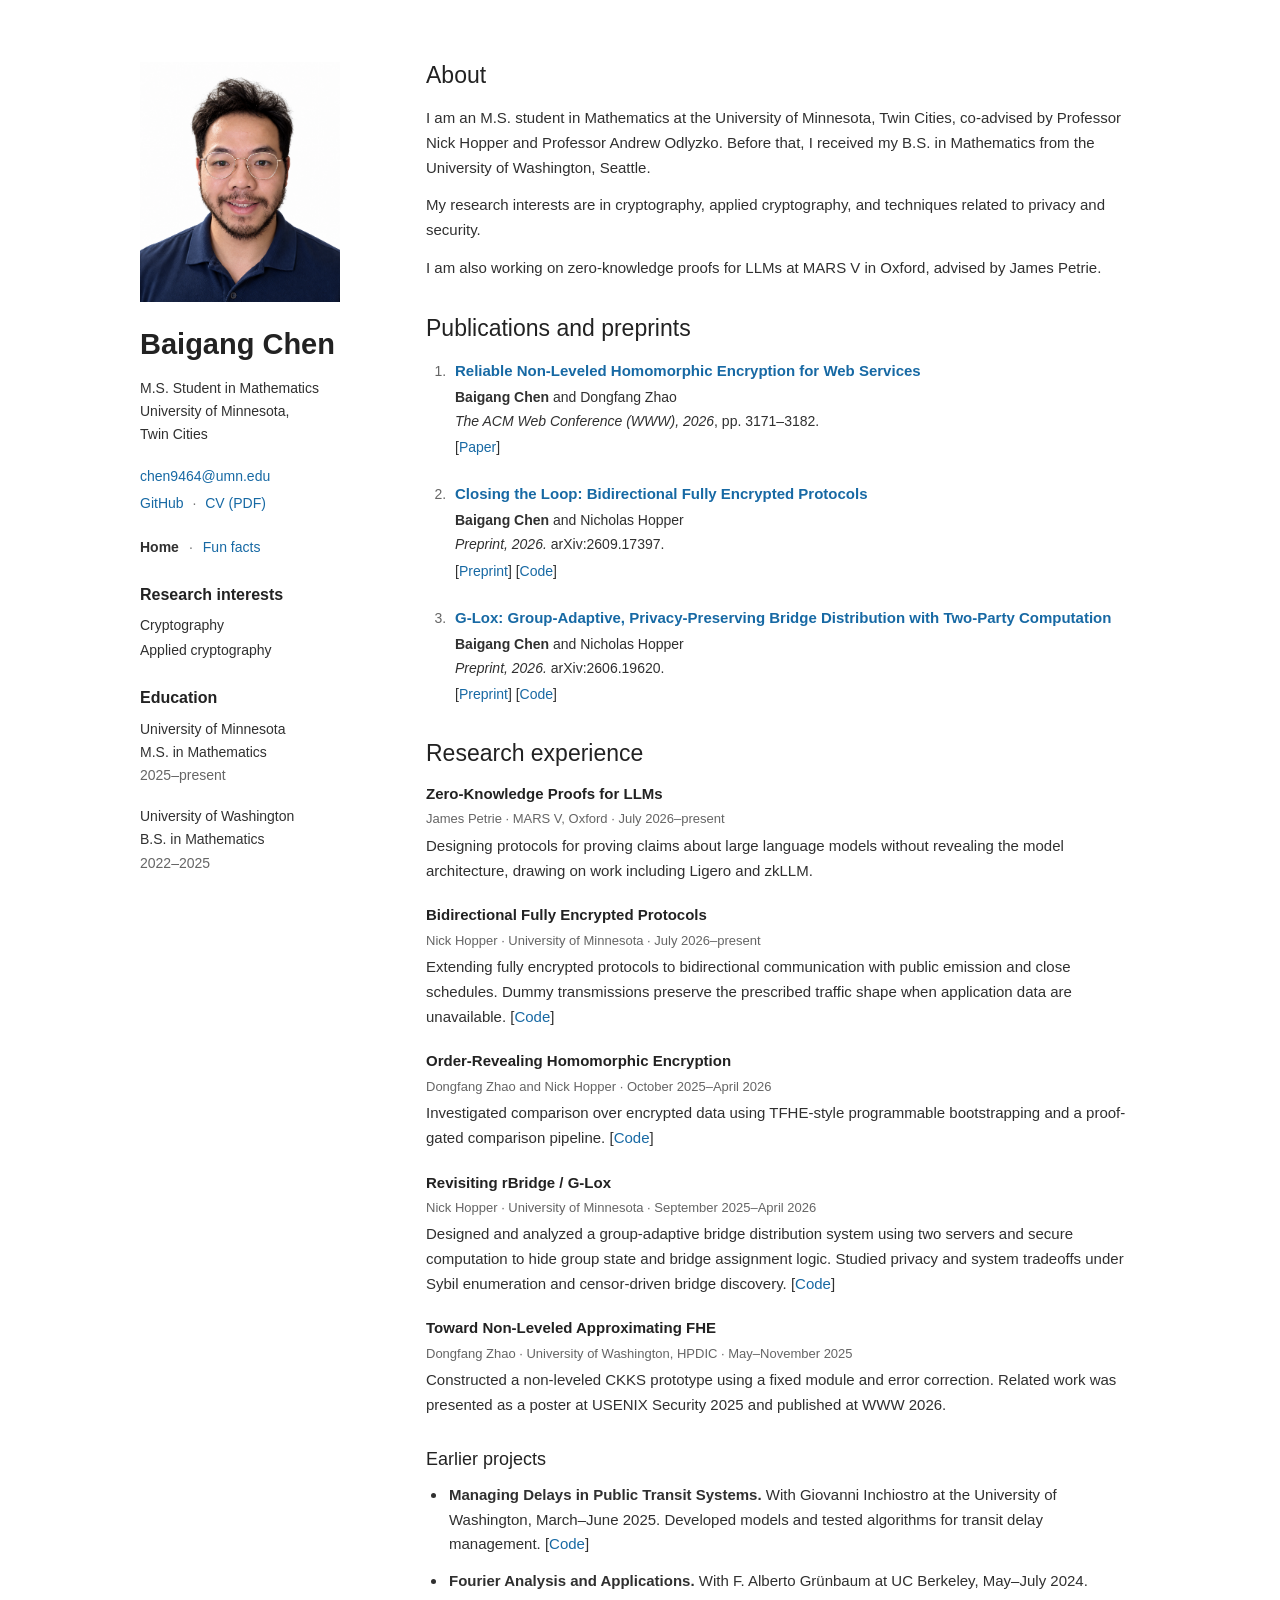
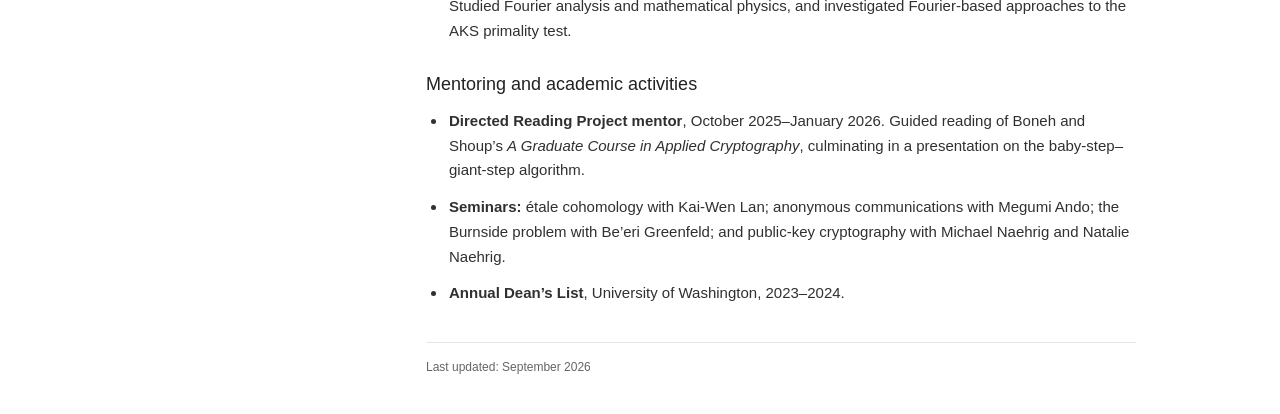
<file: index.html>
<!doctype html>
<html lang="en">
<head>
  <meta charset="utf-8">
  <meta name="viewport" content="width=device-width, initial-scale=1">
  <meta name="theme-color" content="#ffffff">
  <meta name="description" content="Baigang Chen, M.S. student in Mathematics at the University of Minnesota. Research in cryptography, applied cryptography, and techniques related to privacy and security.">
  <meta property="og:title" content="Baigang Chen">
  <meta property="og:description" content="Mathematics and cryptography at the University of Minnesota. Publications, research, and academic background.">
  <meta property="og:type" content="website">
  <meta property="og:url" content="https://baigang0000.github.io/website_baigang/">
  <title>Baigang Chen</title>
  <link rel="icon" href="./favicon.svg" type="image/svg+xml">
  <link rel="stylesheet" href="./styles.css">
</head>
<body>
  <a class="skip-link" href="#main">Skip to content</a>
  <div class="page">
    <aside class="profile" aria-label="Profile and contact information">
      <div class="portrait-frame"><img class="portrait" src="./portrait.jpg" alt="Baigang Chen" width="1122" height="1402"></div>
      <h1>Baigang Chen</h1>
      <p class="affiliation">M.S. Student in Mathematics<br>University of Minnesota,<br>Twin Cities</p>
      <p class="contact"><a href="mailto:chen9464@umn.edu">chen9464@umn.edu</a><br><a href="https://github.com/Baigang0000">GitHub</a> <span aria-hidden="true">·</span> <a href="./Baigang_Chen_CV.pdf?v=ea0621231372">CV (PDF)</a></p>

      <nav class="page-nav" aria-label="Site navigation"><a href="./" aria-current="page">Home</a><span aria-hidden="true">·</span><a href="./fun-facts.html">Fun facts</a></nav>

      <h2>Research interests</h2>
      <ul class="sidebar-list">
        <li>Cryptography</li>
        <li>Applied cryptography</li>
      </ul>

      <h2>Education</h2>
      <div class="education">
        <p><strong>University of Minnesota</strong><br>M.S. in Mathematics<br><span class="muted">2025–present</span></p>
        <p><strong>University of Washington</strong><br>B.S. in Mathematics<br><span class="muted">2022–2025</span></p>
      </div>
    </aside>

    <main id="main">
      <section id="about" aria-labelledby="about-title">
        <h2 id="about-title">About</h2>
        <p>I am an M.S. student in Mathematics at the University of Minnesota, Twin Cities, co-advised by Professor Nick Hopper and Professor Andrew Odlyzko. Before that, I received my B.S. in Mathematics from the University of Washington, Seattle.</p>
        <p>My research interests are in cryptography, applied cryptography, and techniques related to privacy and security.</p>
        <p>I am also working on zero-knowledge proofs for LLMs at MARS V in Oxford, advised by James Petrie.</p>
      </section>

      <section id="publications" aria-labelledby="publications-title">
        <h2 id="publications-title">Publications and preprints</h2>
        <ol class="publications">
          <li>
            <h3><a href="https://doi.org/10.1145/3774904.3792476">Reliable Non-Leveled Homomorphic Encryption for Web Services</a></h3>
            <p><strong>Baigang Chen</strong> and Dongfang Zhao</p>
            <p><em>The ACM Web Conference (WWW), 2026</em>, pp. 3171–3182.</p>
            <p class="paper-links">[<a href="https://doi.org/10.1145/3774904.3792476">Paper</a>]</p>
          </li>
          <li>
            <h3><a href="https://arxiv.org/abs/2609.17397">Closing the Loop: Bidirectional Fully Encrypted Protocols</a></h3>
            <p><strong>Baigang Chen</strong> and Nicholas Hopper</p>
            <p><em>Preprint, 2026.</em> arXiv:2609.17397.</p>
            <p class="paper-links">[<a href="https://arxiv.org/abs/2609.17397">Preprint</a>] [<a href="https://github.com/Baigang0000/biFep">Code</a>]</p>
          </li>
          <li>
            <h3><a href="https://arxiv.org/abs/2606.19620">G-Lox: Group-Adaptive, Privacy-Preserving Bridge Distribution with Two-Party Computation</a></h3>
            <p><strong>Baigang Chen</strong> and Nicholas Hopper</p>
            <p><em>Preprint, 2026.</em> arXiv:2606.19620.</p>
            <p class="paper-links">[<a href="https://arxiv.org/abs/2606.19620">Preprint</a>] [<a href="https://github.com/Baigang0000/G-lox">Code</a>]</p>
          </li>
        </ol>
      </section>

      <section id="research" aria-labelledby="research-title">
        <h2 id="research-title">Research experience</h2>
        <div class="research-item">
          <h3>Zero-Knowledge Proofs for LLMs</h3>
          <p class="meta">James Petrie · MARS V, Oxford · July 2026–present</p>
          <p>Designing protocols for proving claims about large language models without revealing the model architecture, drawing on work including Ligero and zkLLM.</p>
        </div>
        <div class="research-item">
          <h3>Bidirectional Fully Encrypted Protocols</h3>
          <p class="meta">Nick Hopper · University of Minnesota · July 2026–present</p>
          <p>Extending fully encrypted protocols to bidirectional communication with public emission and close schedules. Dummy transmissions preserve the prescribed traffic shape when application data are unavailable. [<a href="https://github.com/Baigang0000/biFep">Code</a>]</p>
        </div>
        <div class="research-item">
          <h3>Order-Revealing Homomorphic Encryption</h3>
          <p class="meta">Dongfang Zhao and Nick Hopper · October 2025–April 2026</p>
          <p>Investigated comparison over encrypted data using TFHE-style programmable bootstrapping and a proof-gated comparison pipeline. [<a href="https://github.com/Baigang0000/Order_reveal_FHE">Code</a>]</p>
        </div>
        <div class="research-item">
          <h3>Revisiting rBridge / G-Lox</h3>
          <p class="meta">Nick Hopper · University of Minnesota · September 2025–April 2026</p>
          <p>Designed and analyzed a group-adaptive bridge distribution system using two servers and secure computation to hide group state and bridge assignment logic. Studied privacy and system tradeoffs under Sybil enumeration and censor-driven bridge discovery. [<a href="https://github.com/Baigang0000/G-lox">Code</a>]</p>
        </div>
        <div class="research-item">
          <h3>Toward Non-Leveled Approximating FHE</h3>
          <p class="meta">Dongfang Zhao · University of Washington, HPDIC · May–November 2025</p>
          <p>Constructed a non-leveled CKKS prototype using a fixed module and error correction. Related work was presented as a poster at USENIX Security 2025 and published at WWW 2026.</p>
        </div>

        <h3 class="subheading">Earlier projects</h3>
        <ul class="activities">
          <li><strong>Managing Delays in Public Transit Systems.</strong> With Giovanni Inchiostro at the University of Washington, March–June 2025. Developed models and tested algorithms for transit delay management. [<a href="https://github.com/Inc-G/Public-transportation">Code</a>]</li>
          <li><strong>Fourier Analysis and Applications.</strong> With F. Alberto Grünbaum at UC Berkeley, May–July 2024. Studied Fourier analysis and mathematical physics, and investigated Fourier-based approaches to the AKS primality test.</li>
        </ul>

        <h3 class="subheading">Mentoring and academic activities</h3>
        <ul class="activities">
          <li><strong>Directed Reading Project mentor</strong>, October 2025–January 2026. Guided reading of Boneh and Shoup’s <em>A Graduate Course in Applied Cryptography</em>, culminating in a presentation on the baby-step–giant-step algorithm.</li>
          <li><strong>Seminars:</strong> étale cohomology with Kai-Wen Lan; anonymous communications with Megumi Ando; the Burnside problem with Be’eri Greenfeld; and public-key cryptography with Michael Naehrig and Natalie Naehrig.</li>
          <li><strong>Annual Dean’s List</strong>, University of Washington, 2023–2024.</li>
        </ul>
      </section>
      <footer>Last updated: September 2026</footer>
    </main>
  </div>
</body>
</html>
</file>
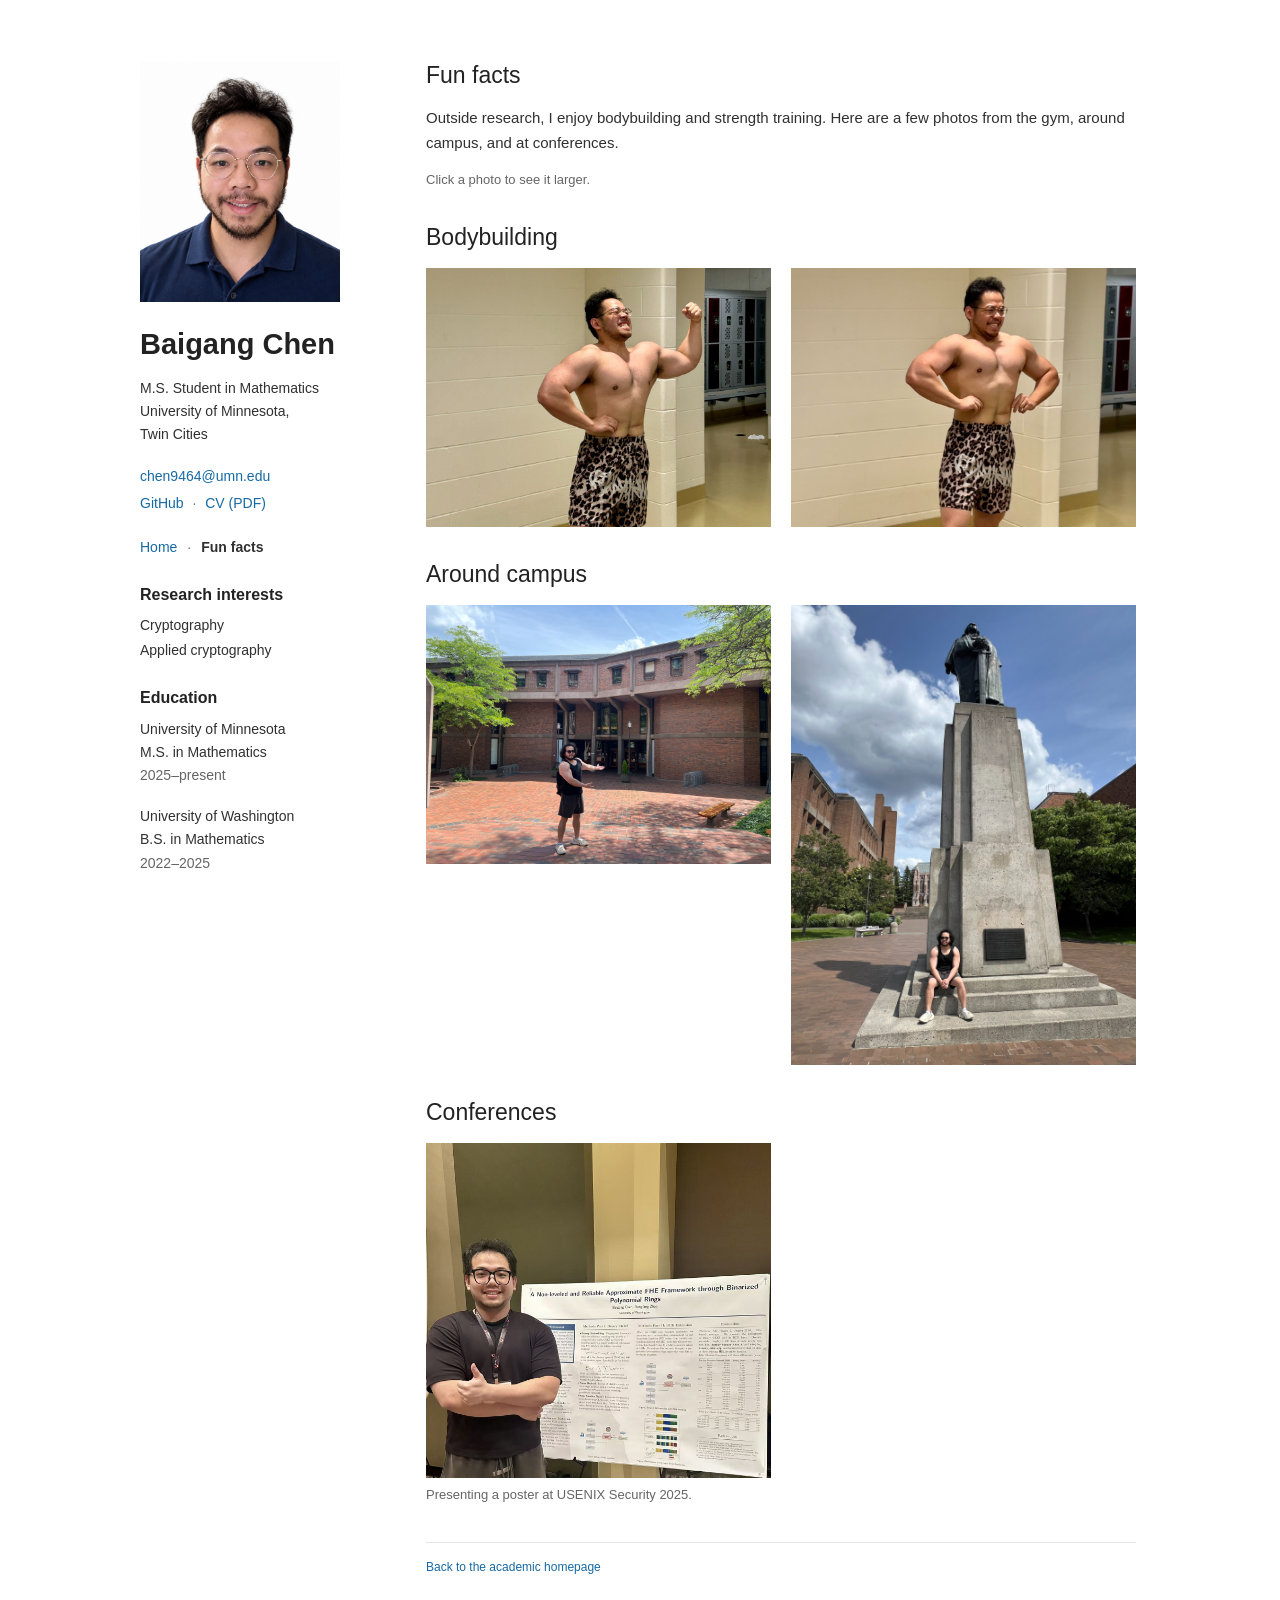
<file: fun-facts.html>
<!doctype html>
<html lang="en">
<head>
  <meta charset="utf-8">
  <meta name="viewport" content="width=device-width, initial-scale=1">
  <meta name="theme-color" content="#ffffff">
  <meta name="description" content="Outside research: bodybuilding, strength training, and photos from the gym, around campus, and at conferences.">
  <meta property="og:title" content="Fun facts — Baigang Chen">
  <meta property="og:description" content="Outside research: bodybuilding, strength training, and a few photos.">
  <meta property="og:type" content="website">
  <meta property="og:url" content="https://baigang0000.github.io/website_baigang/fun-facts.html">
  <title>Fun facts — Baigang Chen</title>
  <link rel="icon" href="./favicon.svg" type="image/svg+xml">
  <link rel="stylesheet" href="./styles.css">
</head>
<body class="fun-facts-page">
  <a class="skip-link" href="#main">Skip to content</a>
  <div class="page">
    <aside class="profile" aria-label="Profile and contact information">
      <div class="portrait-frame"><img class="portrait" src="./portrait.jpg" alt="Baigang Chen" width="1122" height="1402"></div>
      <p class="profile-name">Baigang Chen</p>
      <p class="affiliation">M.S. Student in Mathematics<br>University of Minnesota,<br>Twin Cities</p>
      <p class="contact"><a href="mailto:chen9464@umn.edu">chen9464@umn.edu</a><br><a href="https://github.com/Baigang0000">GitHub</a> <span aria-hidden="true">·</span> <a href="./Baigang_Chen_CV.pdf?v=ea0621231372">CV (PDF)</a></p>

      <nav class="page-nav" aria-label="Site navigation"><a href="./">Home</a><span aria-hidden="true">·</span><a href="./fun-facts.html" aria-current="page">Fun facts</a></nav>

      <h2>Research interests</h2>
      <ul class="sidebar-list">
        <li>Cryptography</li>
        <li>Applied cryptography</li>
      </ul>

      <h2>Education</h2>
      <div class="education">
        <p><strong>University of Minnesota</strong><br>M.S. in Mathematics<br><span class="muted">2025–present</span></p>
        <p><strong>University of Washington</strong><br>B.S. in Mathematics<br><span class="muted">2022–2025</span></p>
      </div>
    </aside>

    <main id="main">
      <section aria-labelledby="fun-facts-title">
        <h1 class="fun-facts-title" id="fun-facts-title">Fun facts</h1>
        <p>Outside research, I enjoy bodybuilding and strength training. Here are a few photos from the gym, around campus, and at conferences.</p>
        <p class="photo-note">Click a photo to see it larger.</p>
      </section>

      <section aria-labelledby="bodybuilding-title">
        <h2 id="bodybuilding-title">Bodybuilding</h2>
        <div class="photo-grid">
          <figure><a href="./photos/bodybuilding-1.jpg"><img src="./photos/bodybuilding-1.jpg" alt="Baigang Chen flexing one arm in a gym locker room." width="2048" height="1536" decoding="async"></a></figure>
          <figure><a href="./photos/bodybuilding-2.jpg"><img src="./photos/bodybuilding-2.jpg" alt="Baigang Chen practicing a bodybuilding pose." width="2048" height="1535" decoding="async"></a></figure>
        </div>
      </section>

      <section aria-labelledby="campus-title">
        <h2 id="campus-title">Around campus</h2>
        <div class="photo-grid">
          <figure><a href="./photos/campus-1.jpg"><img src="./photos/campus-1.jpg" alt="Baigang Chen standing in a brick campus courtyard." width="2048" height="1536" loading="lazy" decoding="async"></a></figure>
          <figure><a href="./photos/campus-2.jpg"><img src="./photos/campus-2.jpg" alt="Baigang Chen sitting at the base of a statue on campus." width="1536" height="2048" loading="lazy" decoding="async"></a></figure>
        </div>
      </section>

      <section aria-labelledby="conferences-title">
        <h2 id="conferences-title">Conferences</h2>
        <div class="photo-grid">
          <figure>
            <a href="./photos/usenix-2025-poster.jpg"><img src="./photos/usenix-2025-poster.jpg" alt="Baigang Chen standing beside a research poster at USENIX Security 2025." width="1318" height="1282" loading="lazy" decoding="async"></a>
            <figcaption>Presenting a poster at USENIX Security 2025.</figcaption>
          </figure>
        </div>
      </section>

      <footer><a href="./">Back to the academic homepage</a></footer>
    </main>
  </div>

  <!-- Photo viewer: a gallery photo opens here, on top of the page, at about twice its size on the page.
       Close it with the x button, the Esc key, or a click on the dark background. -->
  <dialog class="lightbox" id="lightbox" aria-label="Photo viewer">
    <button class="lightbox-close" type="button" aria-label="Close photo">&times;</button>
    <img class="lightbox-img" alt="">
  </dialog>
  <script>
    (function () {
      var dialog = document.getElementById('lightbox');
      if (!dialog || typeof dialog.showModal !== 'function') { return; } // very old browsers keep the plain links
      var image = dialog.querySelector('.lightbox-img');
      var links = document.querySelectorAll('.photo-grid a');
      for (var i = 0; i < links.length; i++) {
        links[i].addEventListener('click', function (event) {
          var thumb = this.querySelector('img');
          event.preventDefault();
          dialog.style.setProperty('--photo-width', Math.round((thumb ? thumb.getBoundingClientRect().width : 360) * 2) + 'px'); // twice its size on the page; change the 2 to taste
          image.src = this.href;
          image.alt = thumb ? thumb.alt : '';
          dialog.showModal();
        });
      }
      dialog.querySelector('.lightbox-close').addEventListener('click', function () { dialog.close(); });
      dialog.addEventListener('click', function (event) {
        if (event.target === dialog) { dialog.close(); } // the click landed on the dark background, not on the photo
      });
      document.addEventListener('keydown', function (event) {
        if (event.key === 'Escape' && dialog.open) { dialog.close(); } // Esc closes it even where the browser's built-in handling does not
      });
    })();
  </script>
</body>
</html>
</file>
<file: styles.css>
:root { color-scheme: light; --text: #303030; --muted: #656565; --link: #1769a4; }
* { box-sizing: border-box; }
body { margin: 0; background: #fff; color: var(--text); font-family: Arial, Helvetica, sans-serif; font-size: 15px; line-height: 1.65; }
a { color: var(--link); text-decoration: none; }
a:hover { text-decoration: underline; }
a:focus-visible { outline: 2px solid var(--link); outline-offset: 3px; }
p { margin: 0 0 13px; }
h1, h2, h3 { color: #222; line-height: 1.35; }
.page { display: grid; grid-template-columns: 220px minmax(0, 710px); gap: 66px; width: min(1000px, calc(100% - 80px)); margin: 60px auto 36px; }
.profile { font-size: 14px; padding-top: 2px; }
.profile h1 { margin: 0 0 13px; font-size: 29px; font-weight: 600; }
.affiliation { line-height: 1.65; margin-bottom: 17px; }
.contact { line-height: 1.9; margin-bottom: 29px; }
.contact span { padding: 0 5px; color: #777; }
.page-nav { display: flex; align-items: center; flex-wrap: wrap; gap: 10px; margin: -10px 0 25px; }
.page-nav span { color: #777; }
.page-nav [aria-current="page"] { color: var(--text); font-weight: 600; }
.profile h2 { font-size: 16px; font-weight: 600; margin: 25px 0 9px; }
.sidebar-list { list-style: none; padding: 0; margin: 0; }
.sidebar-list li { margin: 2px 0; }
.education p { margin-bottom: 18px; }
.education strong { font-weight: 500; }
.muted { color: var(--muted); }
.portrait-frame { width: 200px; height: 240px; overflow: hidden; margin-bottom: 23px; }
.portrait { display: block; width: 100%; height: 100%; object-fit: cover; object-position: 50% 0%; transform: scale(1.05); transform-origin: 50% 20%; }
section { margin-bottom: 32px; scroll-margin-top: 25px; }
section > h2 { font-size: 23px; font-weight: 500; margin: 0 0 15px; }
.publications { margin: 0; padding-left: 24px; }
.publications li { padding-left: 5px; margin-bottom: 23px; }
.publications li::marker { color: #666; font-size: 14px; }
.publications h3 { font-size: 15px; font-weight: 600; margin: 0 0 4px; line-height: 1.55; }
.publications p { font-size: 14px; margin: 1px 0; line-height: 1.65; }
.publications strong { font-weight: 600; }
.paper-links { padding-top: 2px; }
.research-item { margin-bottom: 22px; }
.research-item h3 { font-size: 15px; font-weight: 600; margin: 0 0 3px; }
.research-item p { margin: 4px 0; }
.research-item .meta { color: var(--muted); font-size: 13px; }
.subheading { font-size: 18px; font-weight: 500; margin: 29px 0 12px; }
.activities { padding-left: 21px; margin: 0; }
.activities li { padding-left: 2px; margin-bottom: 12px; }
.activities strong { font-weight: 600; }
footer { border-top: 1px solid #e6e6e6; margin-top: 36px; padding-top: 15px; color: var(--muted); font-size: 12px; }
.skip-link { position: absolute; left: 15px; top: -60px; padding: 8px 14px; background: white; border: 1px solid var(--link); }
.skip-link:focus { top: 10px; }
.photo-grid { display: grid; grid-template-columns: repeat(2, minmax(0, 1fr)); align-items: start; gap: 20px; }
.photo-grid figure { margin: 0; min-width: 0; }
.photo-grid a { display: block; }
.photo-grid img { display: block; width: 100%; height: auto; }
.photo-note { color: var(--muted); font-size: 13px; }
.photo-grid figcaption { margin-top: 6px; font-size: 13px; color: var(--muted); }
.lightbox { border: 0; padding: 0; background: transparent; max-width: 100vw; max-height: 100vh; overflow: visible; }
.lightbox::backdrop { background: rgba(0, 0, 0, 0.85); }
body:has(.lightbox[open]) { overflow: hidden; }
.lightbox-img { display: block; width: auto; height: auto; max-width: min(var(--photo-width, 720px), 100vw - 32px); max-height: 80vh; max-height: 80svh; }
.lightbox-close { position: absolute; top: 8px; right: 8px; width: 40px; height: 40px; padding: 0; border: 0; border-radius: 50%; background: rgba(0, 0, 0, 0.6); color: #fff; font-size: 28px; line-height: 40px; text-align: center; cursor: pointer; }
.lightbox-close:hover, .lightbox-close:focus-visible { background: rgba(0, 0, 0, 0.9); outline: 2px solid #fff; }
.fun-facts-title { font-size: 23px; font-weight: 500; margin: 0 0 15px; }
.fun-facts-page .profile-name { margin: 0 0 13px; font-size: 29px; font-weight: 600; line-height: 1.35; color: #222; }
@media (max-width: 900px) {
  .page { grid-template-columns: 200px minmax(0, 1fr); gap: 40px; width: calc(100% - 60px); margin-top: 45px; }
  .profile h1 { font-size: 26px; }
  .fun-facts-page .profile-name { font-size: 26px; }
}
@media (max-width: 680px) {
  .page { display: block; width: calc(100% - 40px); max-width: 520px; margin-top: 30px; }
  .profile { padding: 0 0 25px; margin-bottom: 29px; border-bottom: 1px solid #e6e6e6; }
  .profile h1 { font-size: 29px; }
  .profile h2 { margin-top: 22px; }
  .contact { margin-bottom: 0; }
  .page-nav { margin: 12px 0 0; }
  .education { display: flex; gap: 23px; flex-wrap: wrap; }
  .education p { margin-bottom: 0; }
  section > h2 { font-size: 22px; }
  .publications { padding-left: 21px; }
  .publications li { padding-left: 3px; }
  .portrait-frame { width: 180px; height: 215px; }
  .fun-facts-page .profile-name { font-size: 29px; }
  .fun-facts-page .profile { display: grid; grid-template-columns: 100px minmax(0, 1fr); column-gap: 20px; }
  .fun-facts-page .portrait-frame { grid-column: 1; grid-row: 1 / span 4; width: 100px; height: 120px; margin: 0; }
  .fun-facts-page .profile-name, .fun-facts-page .affiliation, .fun-facts-page .contact, .fun-facts-page .page-nav { grid-column: 2; }
  .fun-facts-page .profile h2, .fun-facts-page .sidebar-list, .fun-facts-page .education { display: none; }
}
@media (max-width: 420px) {
  .photo-grid { grid-template-columns: 1fr; gap: 16px; }
  .fun-facts-page .profile-name { font-size: 24px; }
  .fun-facts-page .profile { grid-template-columns: 80px minmax(0, 1fr); column-gap: 15px; }
  .fun-facts-page .portrait-frame { width: 80px; height: 100px; }
}
@media print {
  .page { width: 100%; margin: 0; grid-template-columns: 180px minmax(0, 1fr); gap: 30px; }
  body { font-size: 10pt; }
  a { color: inherit; }
  .publications li, .research-item { break-inside: avoid; }
  footer, .skip-link { display: none; }
}
</file>
